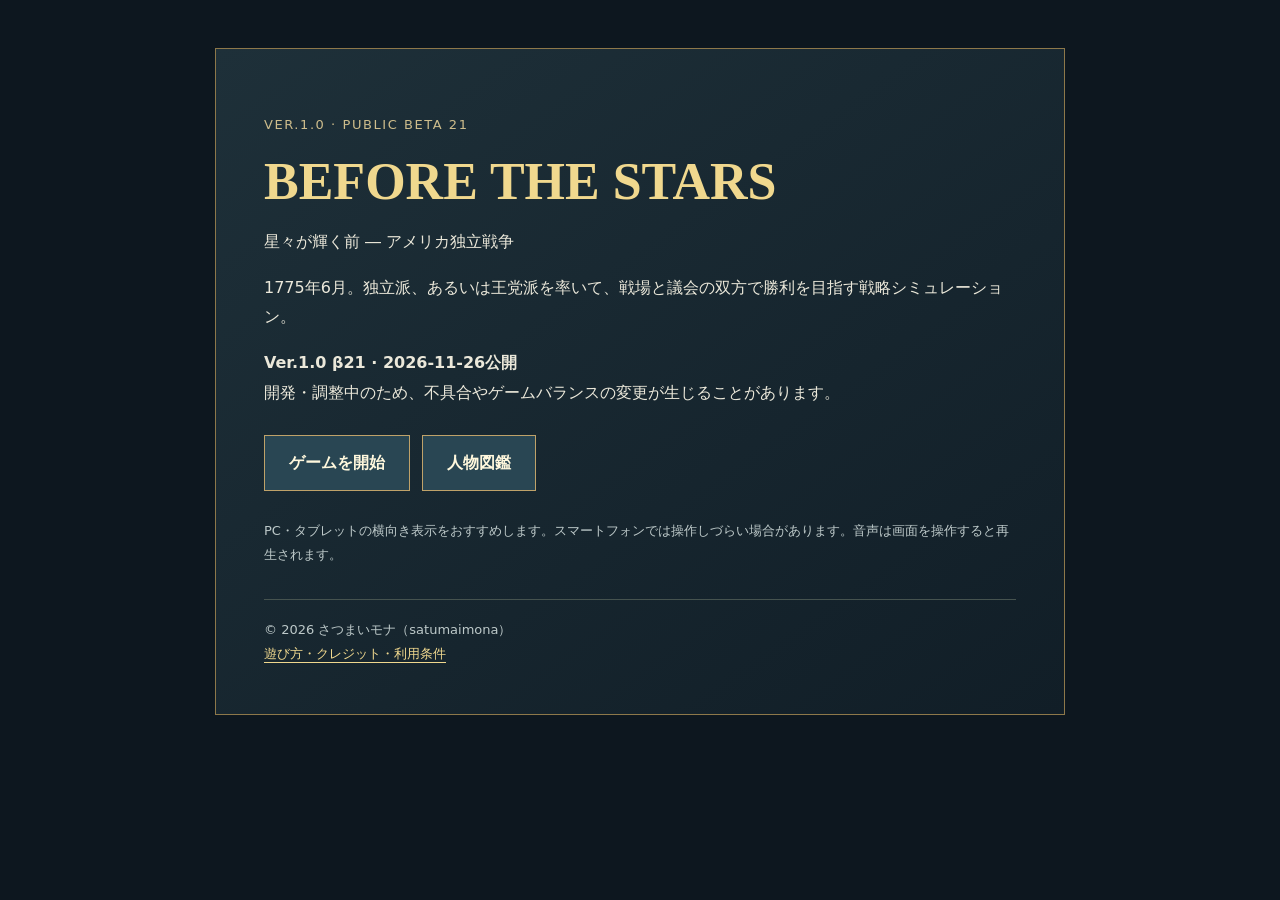
<file: index.html>
<!doctype html>
<html lang="ja"><head><meta charset="utf-8"><meta name="viewport" content="width=device-width,initial-scale=1"><meta name="theme-color" content="#0d171f"><title>BEFORE THE STARS — Ver.1.0 β21</title><style>:root{color-scheme:dark;font-family:"Yu Gothic",Meiryo,system-ui,sans-serif}*{box-sizing:border-box}body{margin:0;background:#0d171f;color:#ebe8da;line-height:1.85}main{width:min(850px,calc(100% - 32px));margin:48px auto;padding:clamp(22px,5vw,48px);border:1px solid #8d784a;background:linear-gradient(145deg,#1e3039,#111e27)}h1{font-family:Georgia,serif;line-height:1.12;font-size:clamp(30px,7vw,52px);color:#f0d88e;margin:0 0 16px}h2{font-size:21px;color:#f0d88e;border-bottom:1px solid #5f654f;padding-bottom:8px;margin-top:32px}.eyebrow{letter-spacing:.12em;font-size:13px;color:#cebd8c}p{margin:16px 0}a{color:#f0d88e;text-underline-offset:4px}a:focus-visible{outline:3px solid #a9d7ef;outline-offset:4px}.actions{display:flex;flex-wrap:wrap;gap:12px;margin:28px 0}.button{display:inline-block;padding:12px 24px;border:1px solid #bfa269;text-decoration:none;background:#294653;color:#fff8dd;font-weight:700}.button:hover{background:#365a68}.muted,footer{color:#bdc9c9;font-size:13px}footer{border-top:1px solid #46534f;padding-top:18px;margin-top:32px}li{margin:8px 0}@media(max-width:600px){main{margin:16px auto}.actions a{width:100%;text-align:center}}</style></head><body><main><p class="eyebrow">VER.1.0 · PUBLIC BETA 21</p><h1>BEFORE THE STARS</h1><p>星々が輝く前 ― アメリカ独立戦争</p><p>1775年6月。独立派、あるいは王党派を率いて、戦場と議会の双方で勝利を目指す戦略シミュレーション。</p><p><strong>Ver.1.0 β21 · 2026-11-26公開</strong><br>開発・調整中のため、不具合やゲームバランスの変更が生じることがあります。</p><nav class="actions" aria-label="ゲームメニュー"><a class="button" href="runtime/game.html">ゲームを開始</a><a class="button" href="runtime/game.html?almanac=1">人物図鑑</a></nav><p class="muted">PC・タブレットの横向き表示をおすすめします。スマートフォンでは操作しづらい場合があります。音声は画面を操作すると再生されます。</p><footer>© 2026 さつまいモナ（satumaimona）<br><a href="about.html">遊び方・クレジット・利用条件</a></footer></main></body></html>
</file>
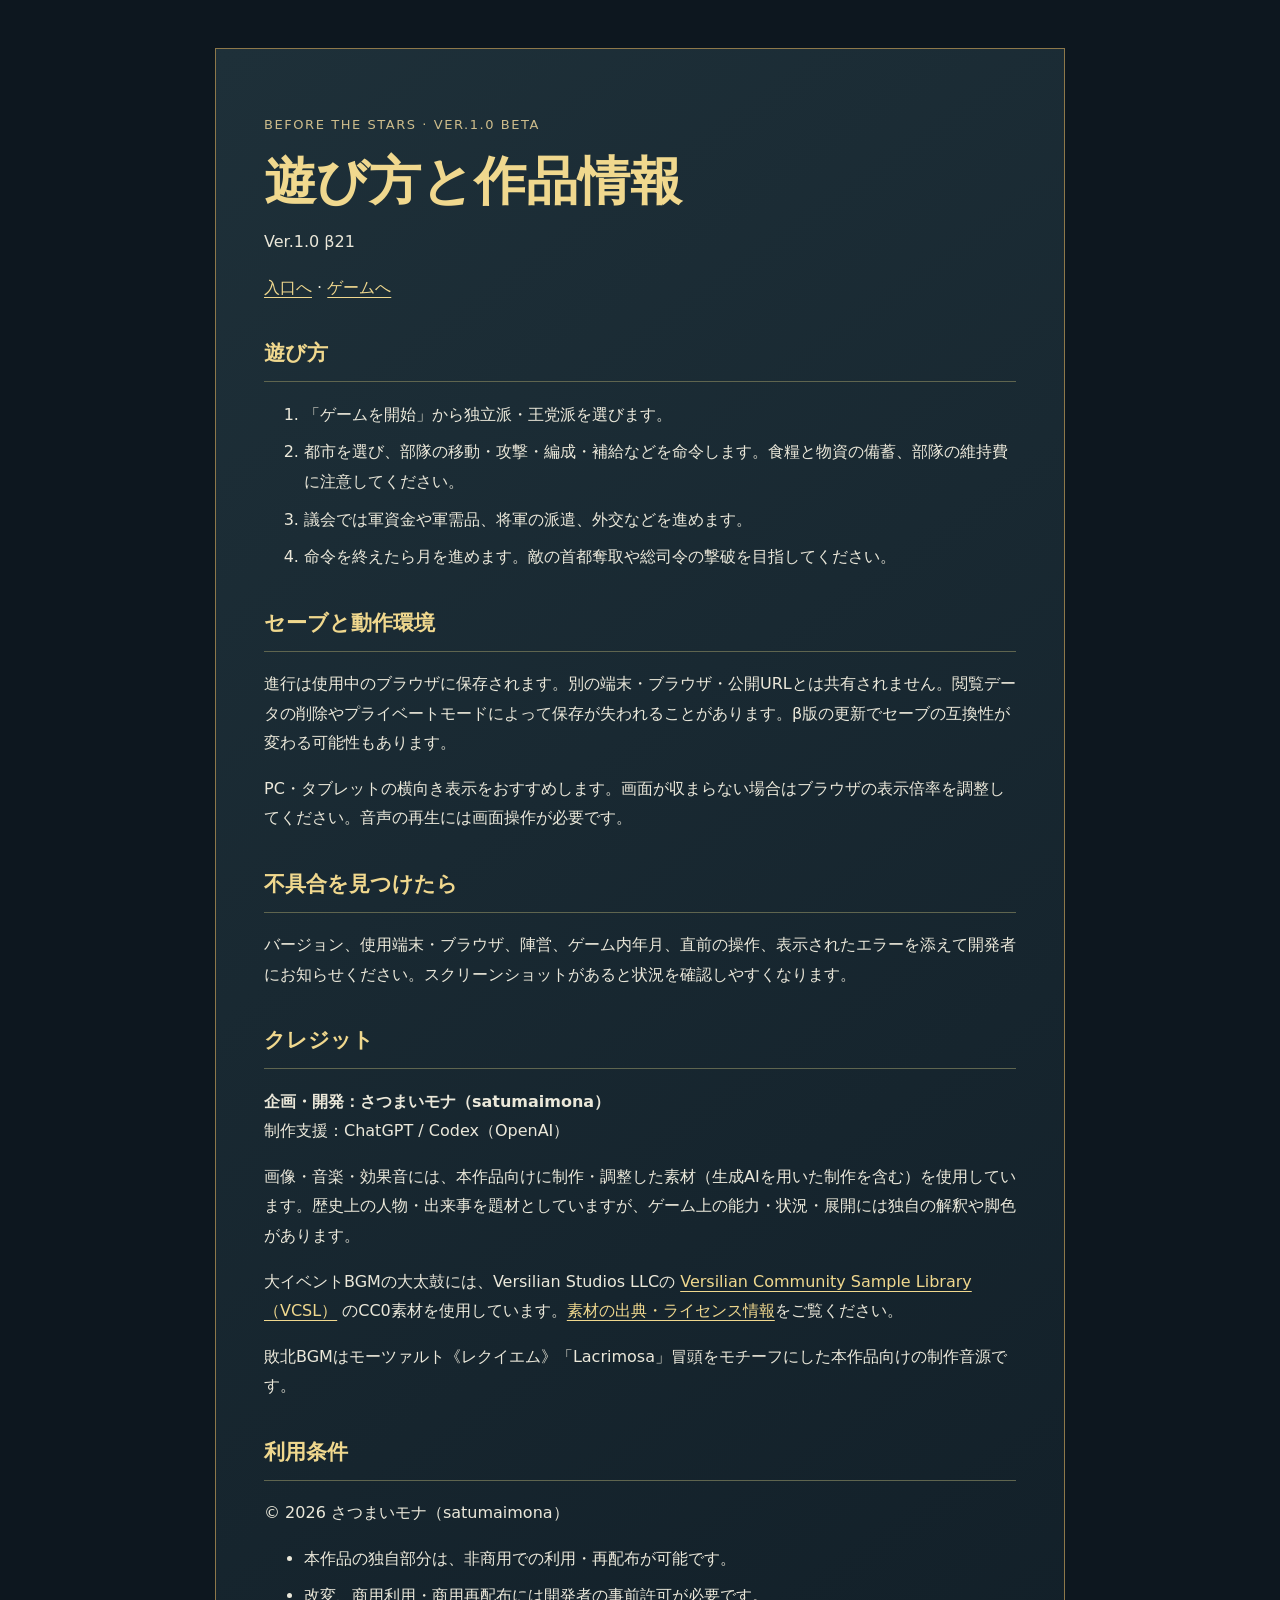
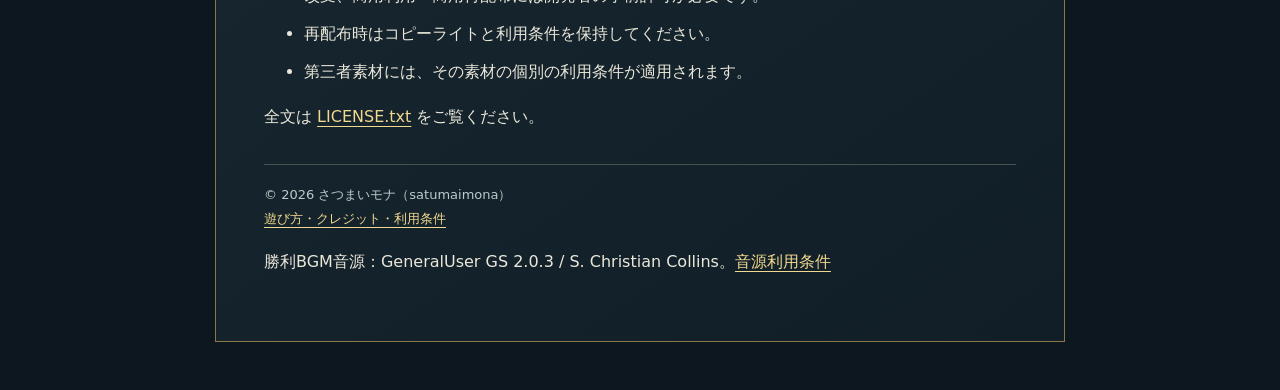
<file: about.html>
<!doctype html>
<html lang="ja"><head><meta charset="utf-8"><meta name="viewport" content="width=device-width,initial-scale=1"><meta name="theme-color" content="#0d171f"><title>遊び方・クレジット・利用条件 — BEFORE THE STARS</title><style>:root{color-scheme:dark;font-family:"Yu Gothic",Meiryo,system-ui,sans-serif}*{box-sizing:border-box}body{margin:0;background:#0d171f;color:#ebe8da;line-height:1.85}main{width:min(850px,calc(100% - 32px));margin:48px auto;padding:clamp(22px,5vw,48px);border:1px solid #8d784a;background:linear-gradient(145deg,#1e3039,#111e27)}h1{font-family:Georgia,serif;line-height:1.12;font-size:clamp(30px,7vw,52px);color:#f0d88e;margin:0 0 16px}h2{font-size:21px;color:#f0d88e;border-bottom:1px solid #5f654f;padding-bottom:8px;margin-top:32px}.eyebrow{letter-spacing:.12em;font-size:13px;color:#cebd8c}p{margin:16px 0}a{color:#f0d88e;text-underline-offset:4px}a:focus-visible{outline:3px solid #a9d7ef;outline-offset:4px}.actions{display:flex;flex-wrap:wrap;gap:12px;margin:28px 0}.button{display:inline-block;padding:12px 24px;border:1px solid #bfa269;text-decoration:none;background:#294653;color:#fff8dd;font-weight:700}.button:hover{background:#365a68}.muted,footer{color:#bdc9c9;font-size:13px}footer{border-top:1px solid #46534f;padding-top:18px;margin-top:32px}li{margin:8px 0}@media(max-width:600px){main{margin:16px auto}.actions a{width:100%;text-align:center}}</style></head><body><main><p class="eyebrow">BEFORE THE STARS · VER.1.0 BETA</p><h1>遊び方と作品情報</h1><p>Ver.1.0 β21</p><p><a href="index.html">入口へ</a> · <a href="runtime/game.html">ゲームへ</a></p>
<h2>遊び方</h2><ol><li>「ゲームを開始」から独立派・王党派を選びます。</li><li>都市を選び、部隊の移動・攻撃・編成・補給などを命令します。食糧と物資の備蓄、部隊の維持費に注意してください。</li><li>議会では軍資金や軍需品、将軍の派遣、外交などを進めます。</li><li>命令を終えたら月を進めます。敵の首都奪取や総司令の撃破を目指してください。</li></ol>
<h2>セーブと動作環境</h2><p>進行は使用中のブラウザに保存されます。別の端末・ブラウザ・公開URLとは共有されません。閲覧データの削除やプライベートモードによって保存が失われることがあります。β版の更新でセーブの互換性が変わる可能性もあります。</p><p>PC・タブレットの横向き表示をおすすめします。画面が収まらない場合はブラウザの表示倍率を調整してください。音声の再生には画面操作が必要です。</p>
<h2>不具合を見つけたら</h2><p>バージョン、使用端末・ブラウザ、陣営、ゲーム内年月、直前の操作、表示されたエラーを添えて開発者にお知らせください。スクリーンショットがあると状況を確認しやすくなります。</p>
<h2>クレジット</h2><p><strong>企画・開発：さつまいモナ（satumaimona）</strong><br>制作支援：ChatGPT / Codex（OpenAI）</p><p>画像・音楽・効果音には、本作品向けに制作・調整した素材（生成AIを用いた制作を含む）を使用しています。歴史上の人物・出来事を題材としていますが、ゲーム上の能力・状況・展開には独自の解釈や脚色があります。</p><p>大イベントBGMの大太鼓には、Versilian Studios LLCの <a href="https://versilian-studios.com/vcsl/" rel="noopener" target="_blank">Versilian Community Sample Library（VCSL）</a> のCC0素材を使用しています。<a href="licenses/VCSL_CC0.txt">素材の出典・ライセンス情報</a>をご覧ください。</p><p>敗北BGMはモーツァルト《レクイエム》「Lacrimosa」冒頭をモチーフにした本作品向けの制作音源です。</p>
<h2>利用条件</h2><p>© 2026 さつまいモナ（satumaimona）</p><ul><li>本作品の独自部分は、非商用での利用・再配布が可能です。</li><li>改変、商用利用・商用再配布には開発者の事前許可が必要です。</li><li>再配布時はコピーライトと利用条件を保持してください。</li><li>第三者素材には、その素材の個別の利用条件が適用されます。</li></ul><p>全文は <a href="LICENSE.txt">LICENSE.txt</a> をご覧ください。</p><footer>© 2026 さつまいモナ（satumaimona）<br><a href="about.html">遊び方・クレジット・利用条件</a></footer><p>勝利BGM音源：GeneralUser GS 2.0.3 / S. Christian Collins。<a href="licenses/GeneralUser_GS.txt">音源利用条件</a></p></main></body></html>
</file>
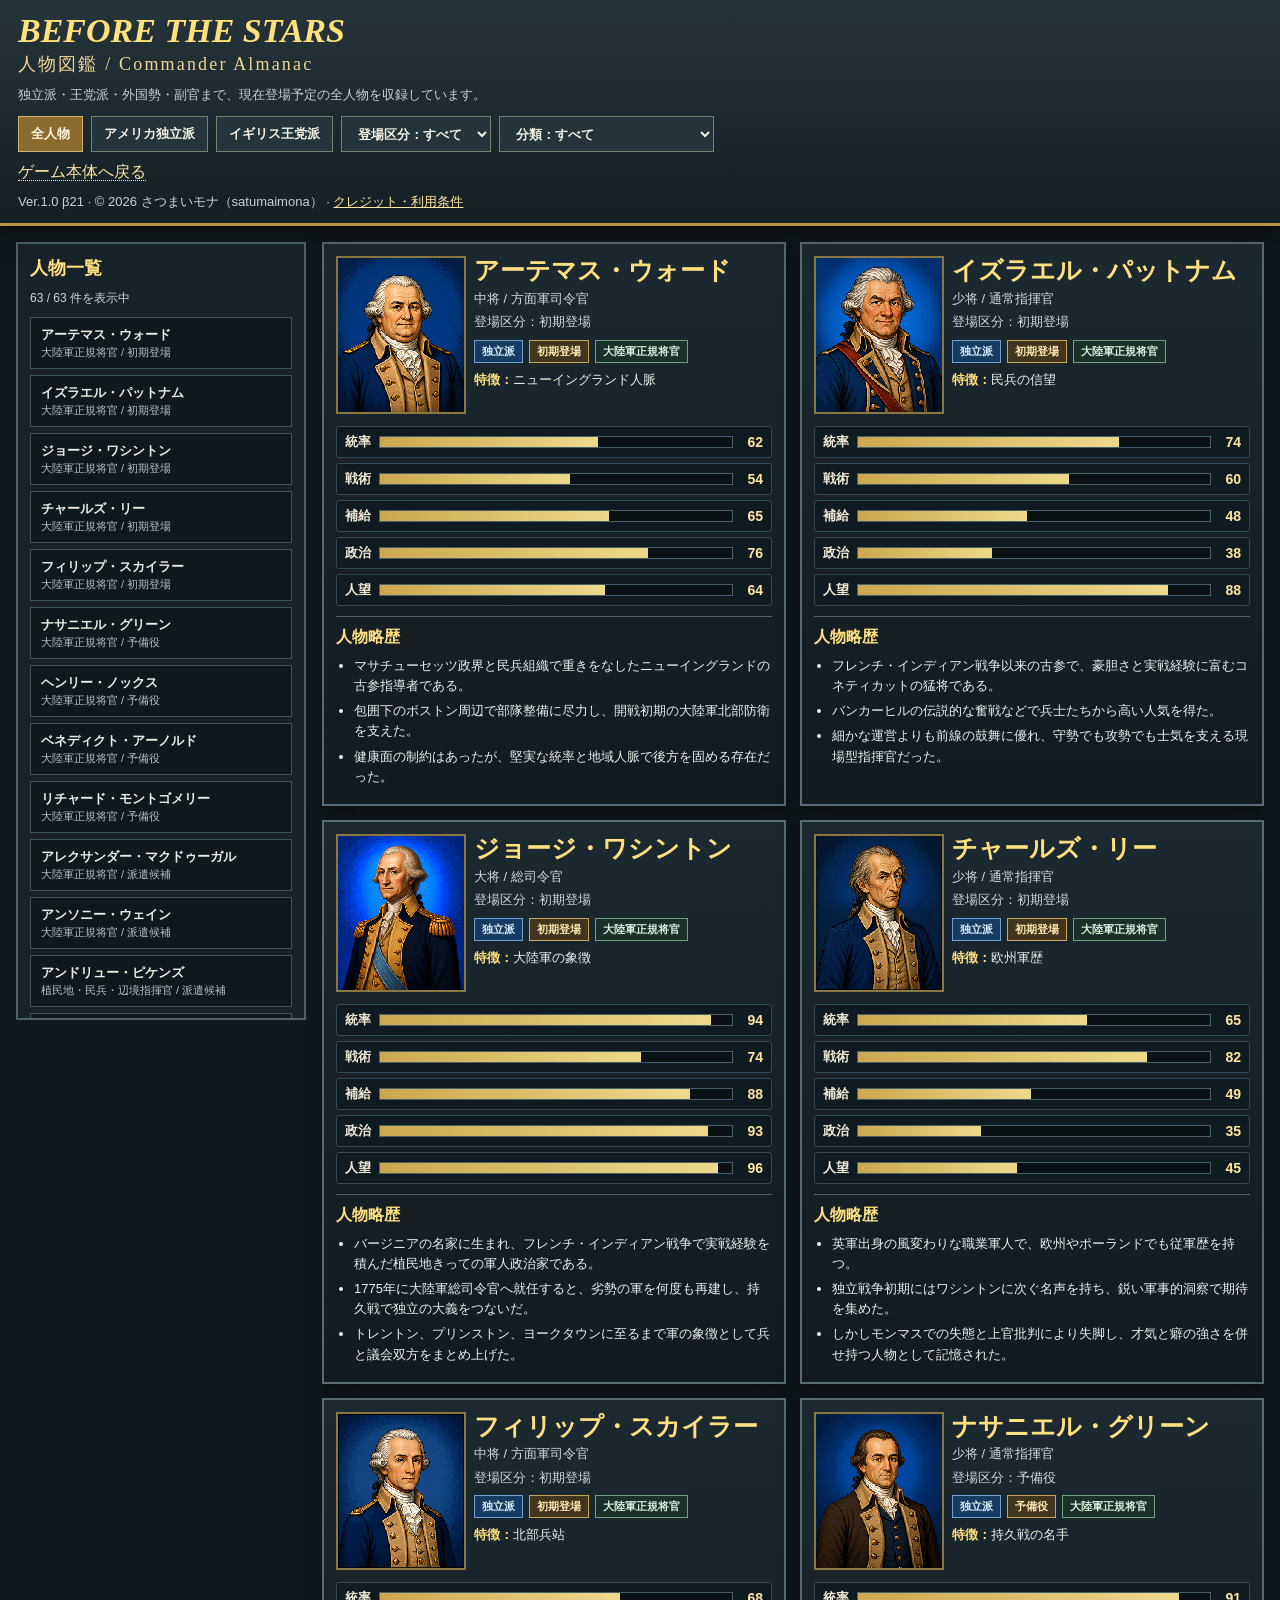
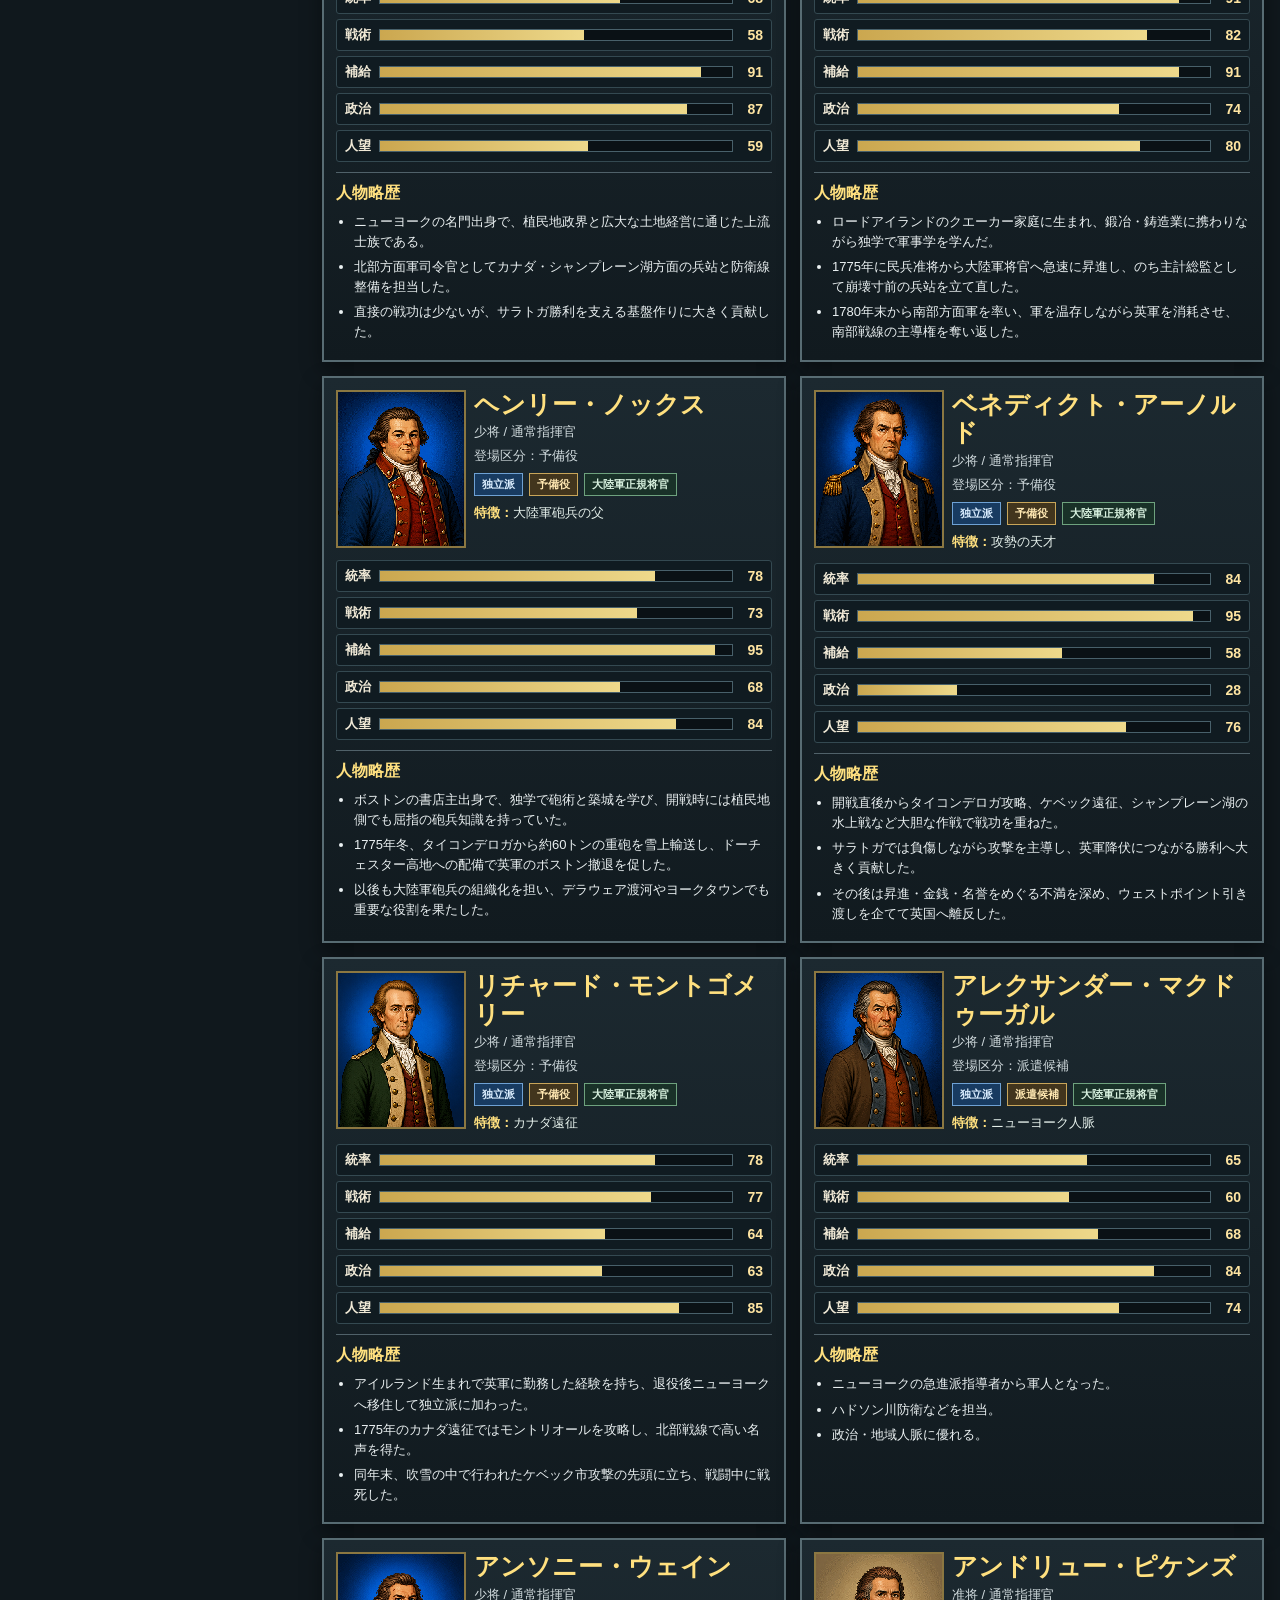
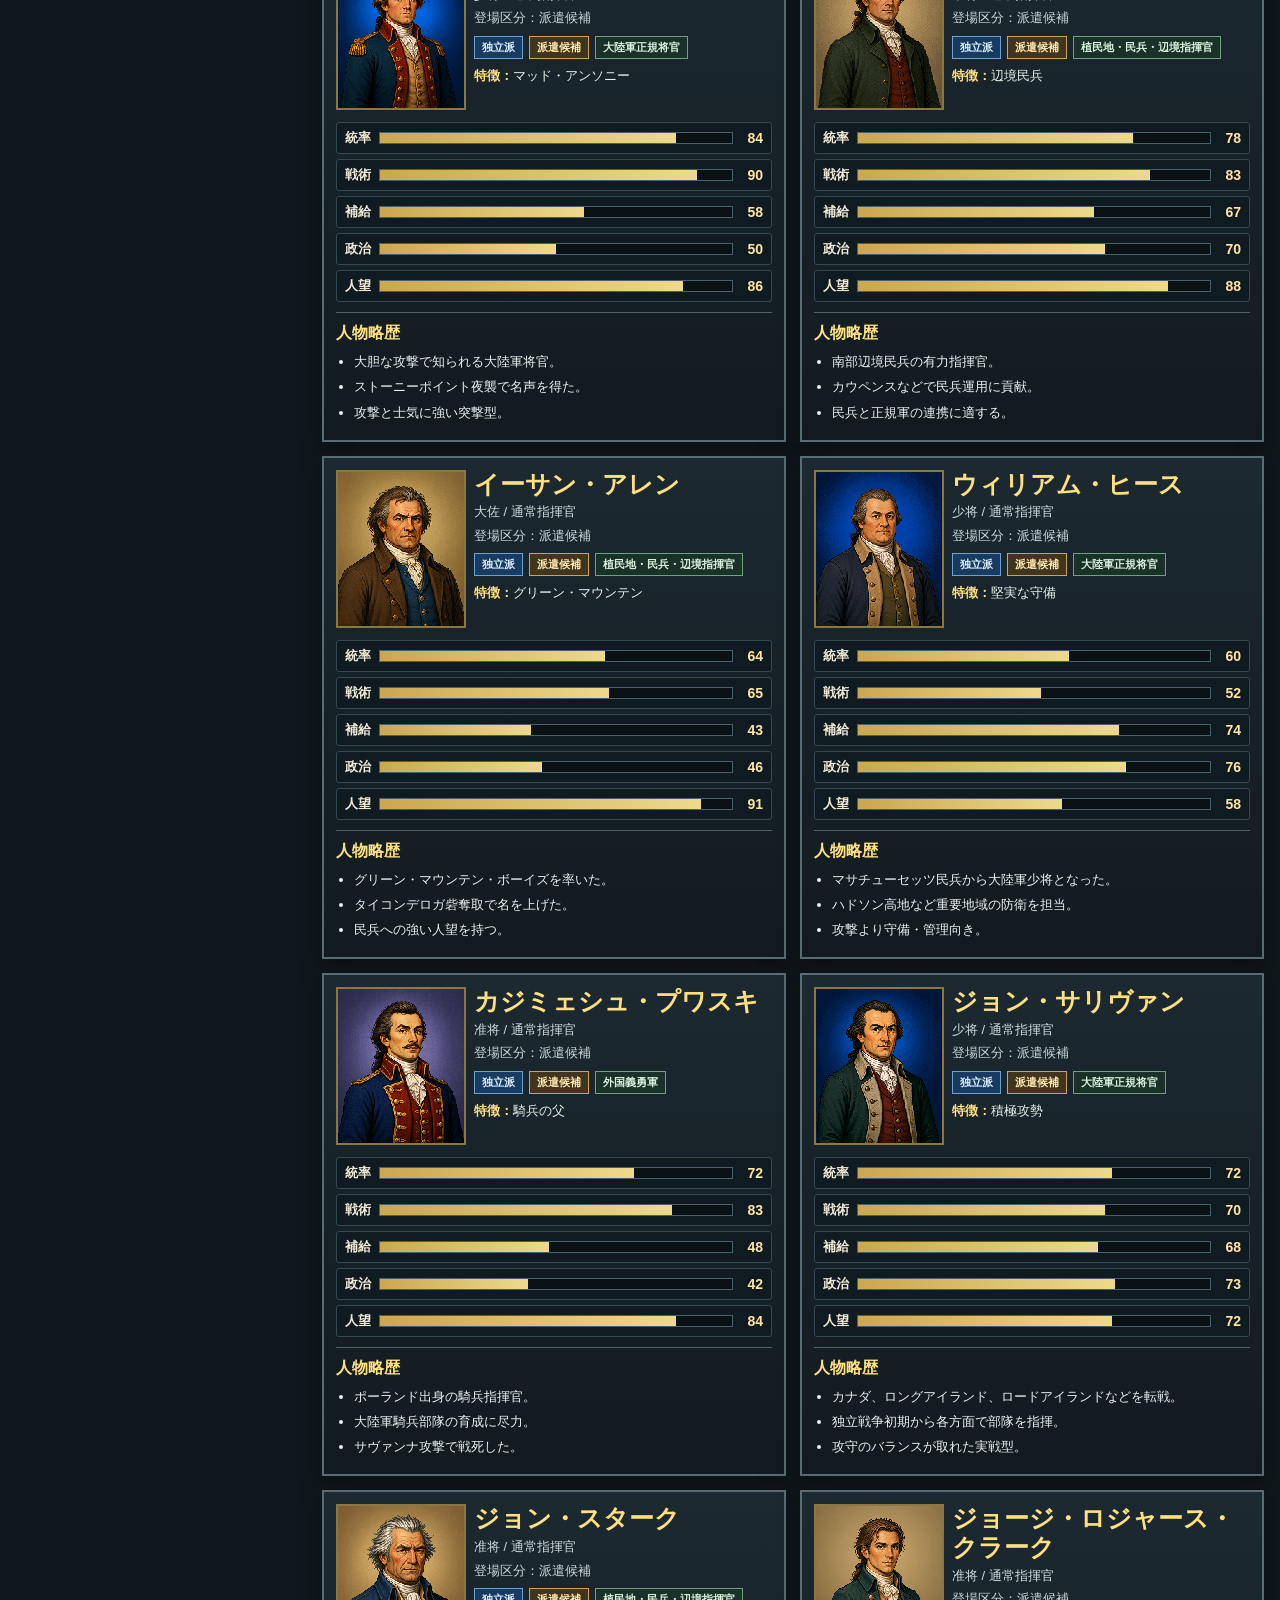
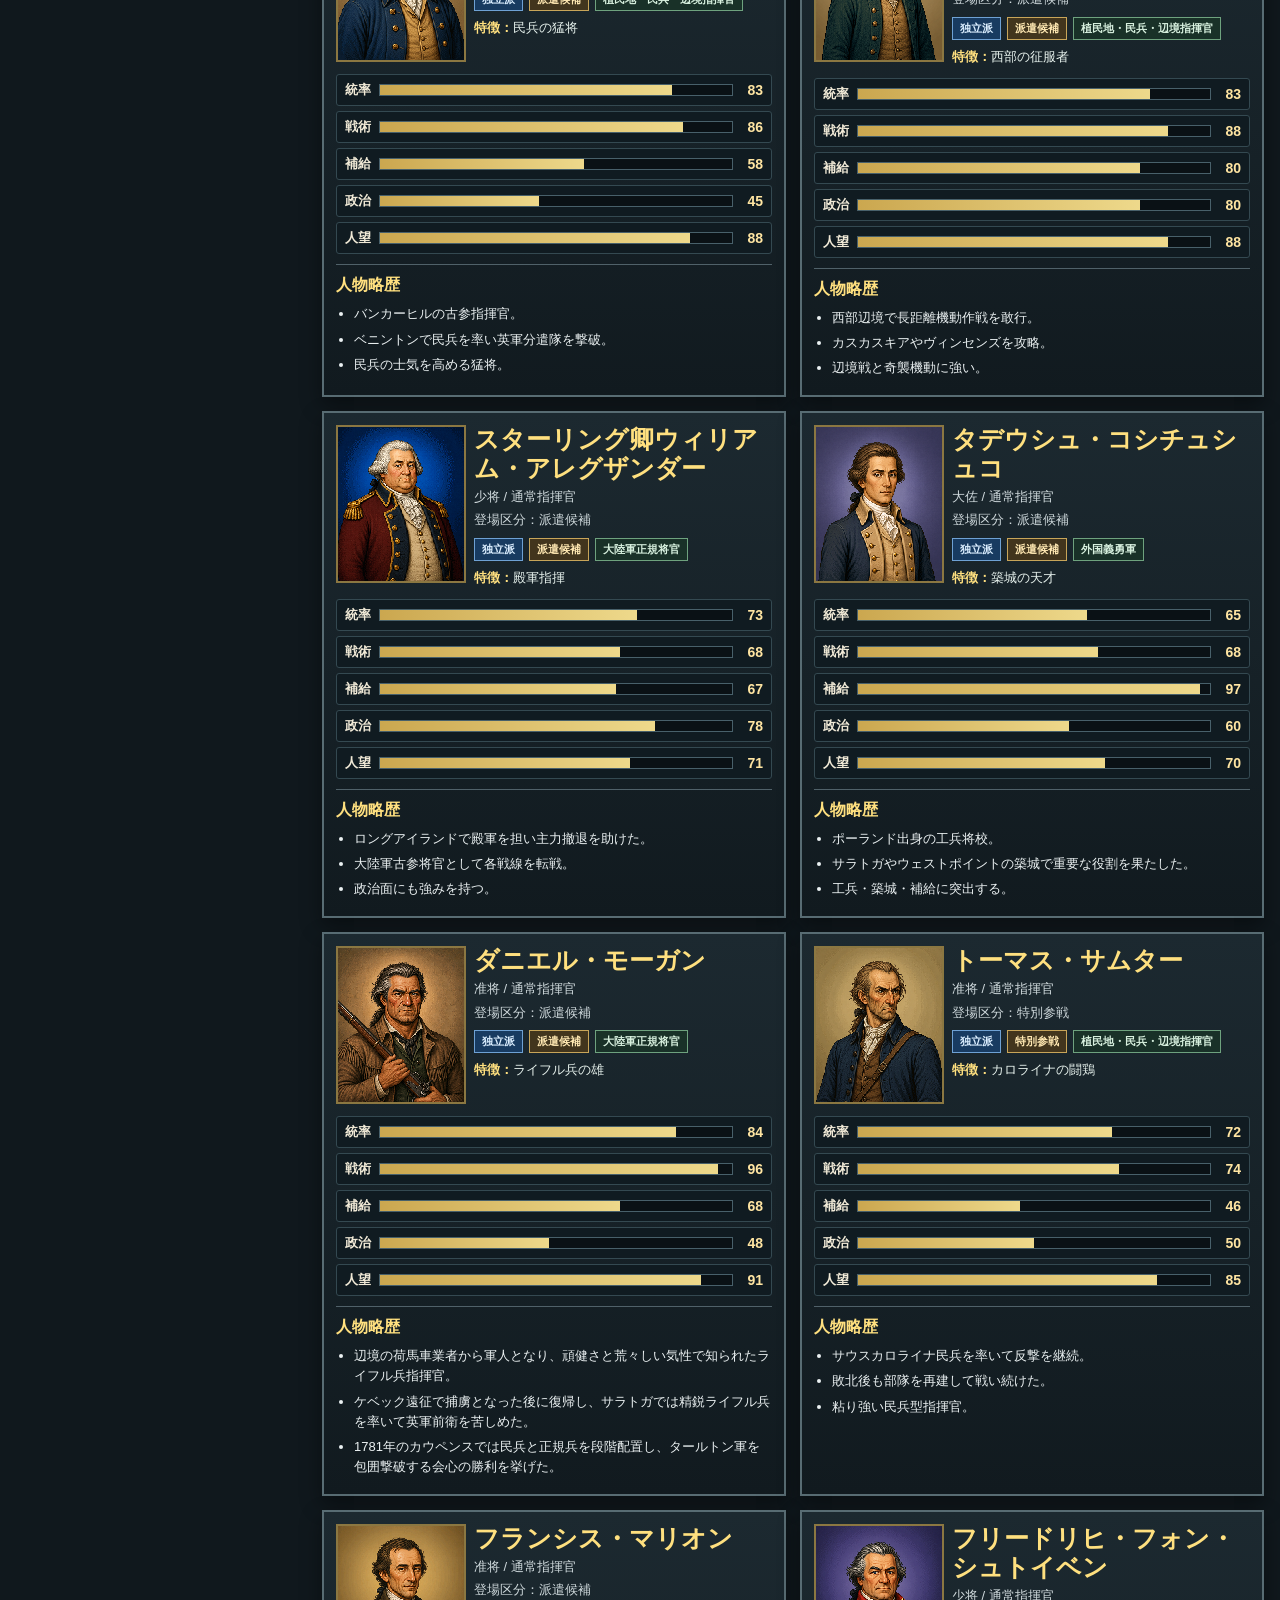
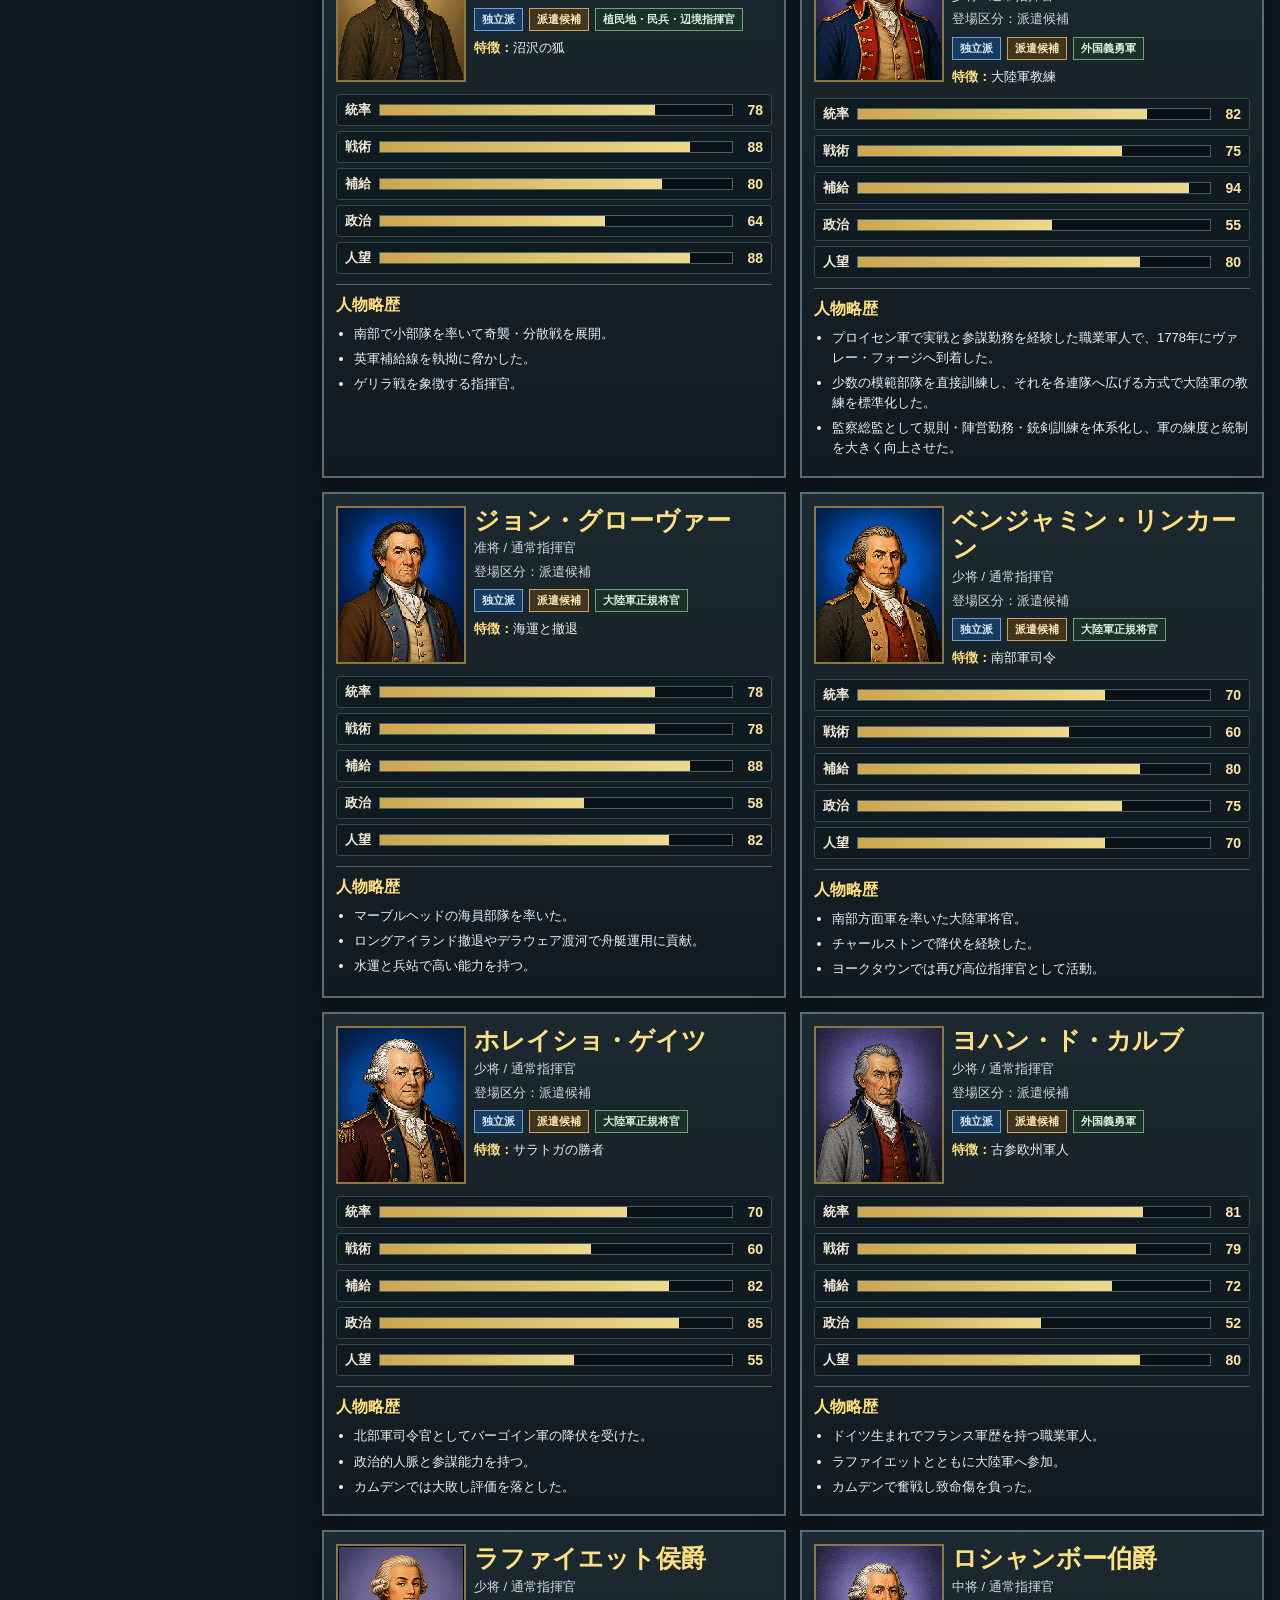
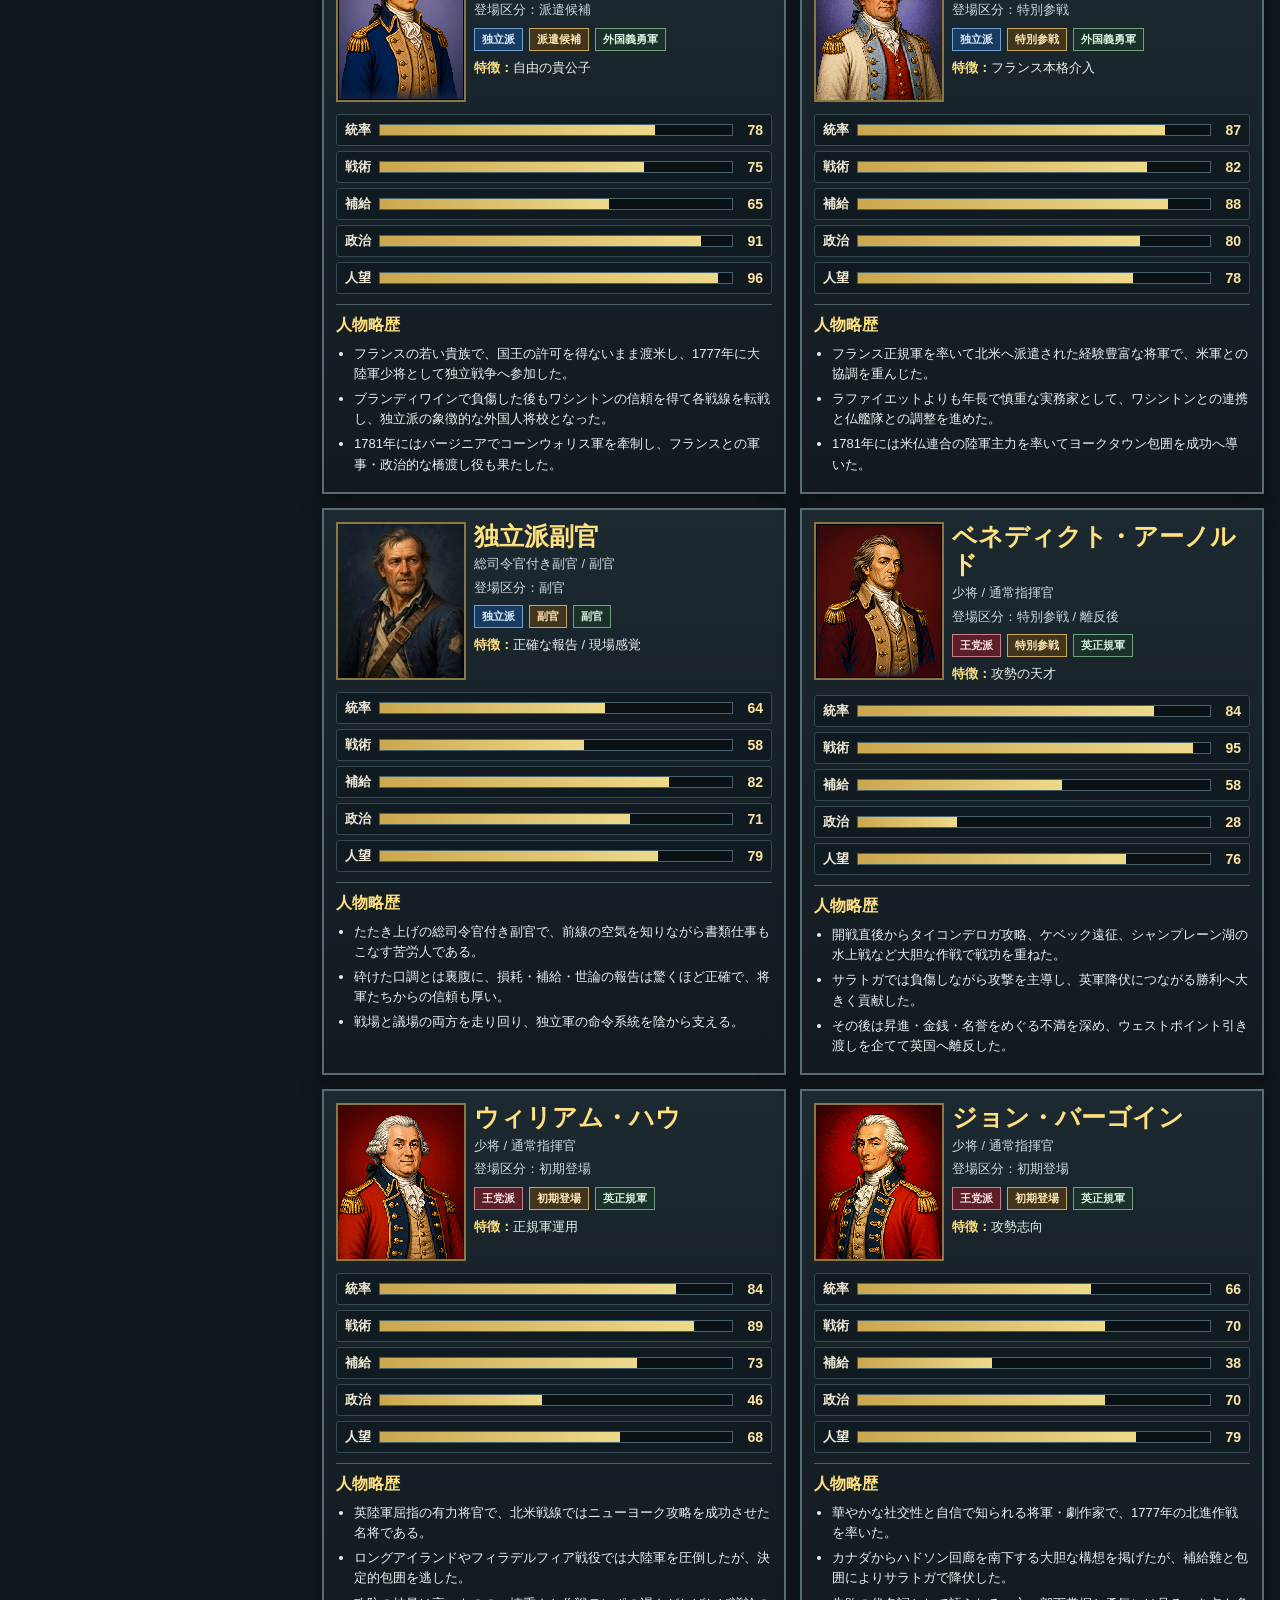
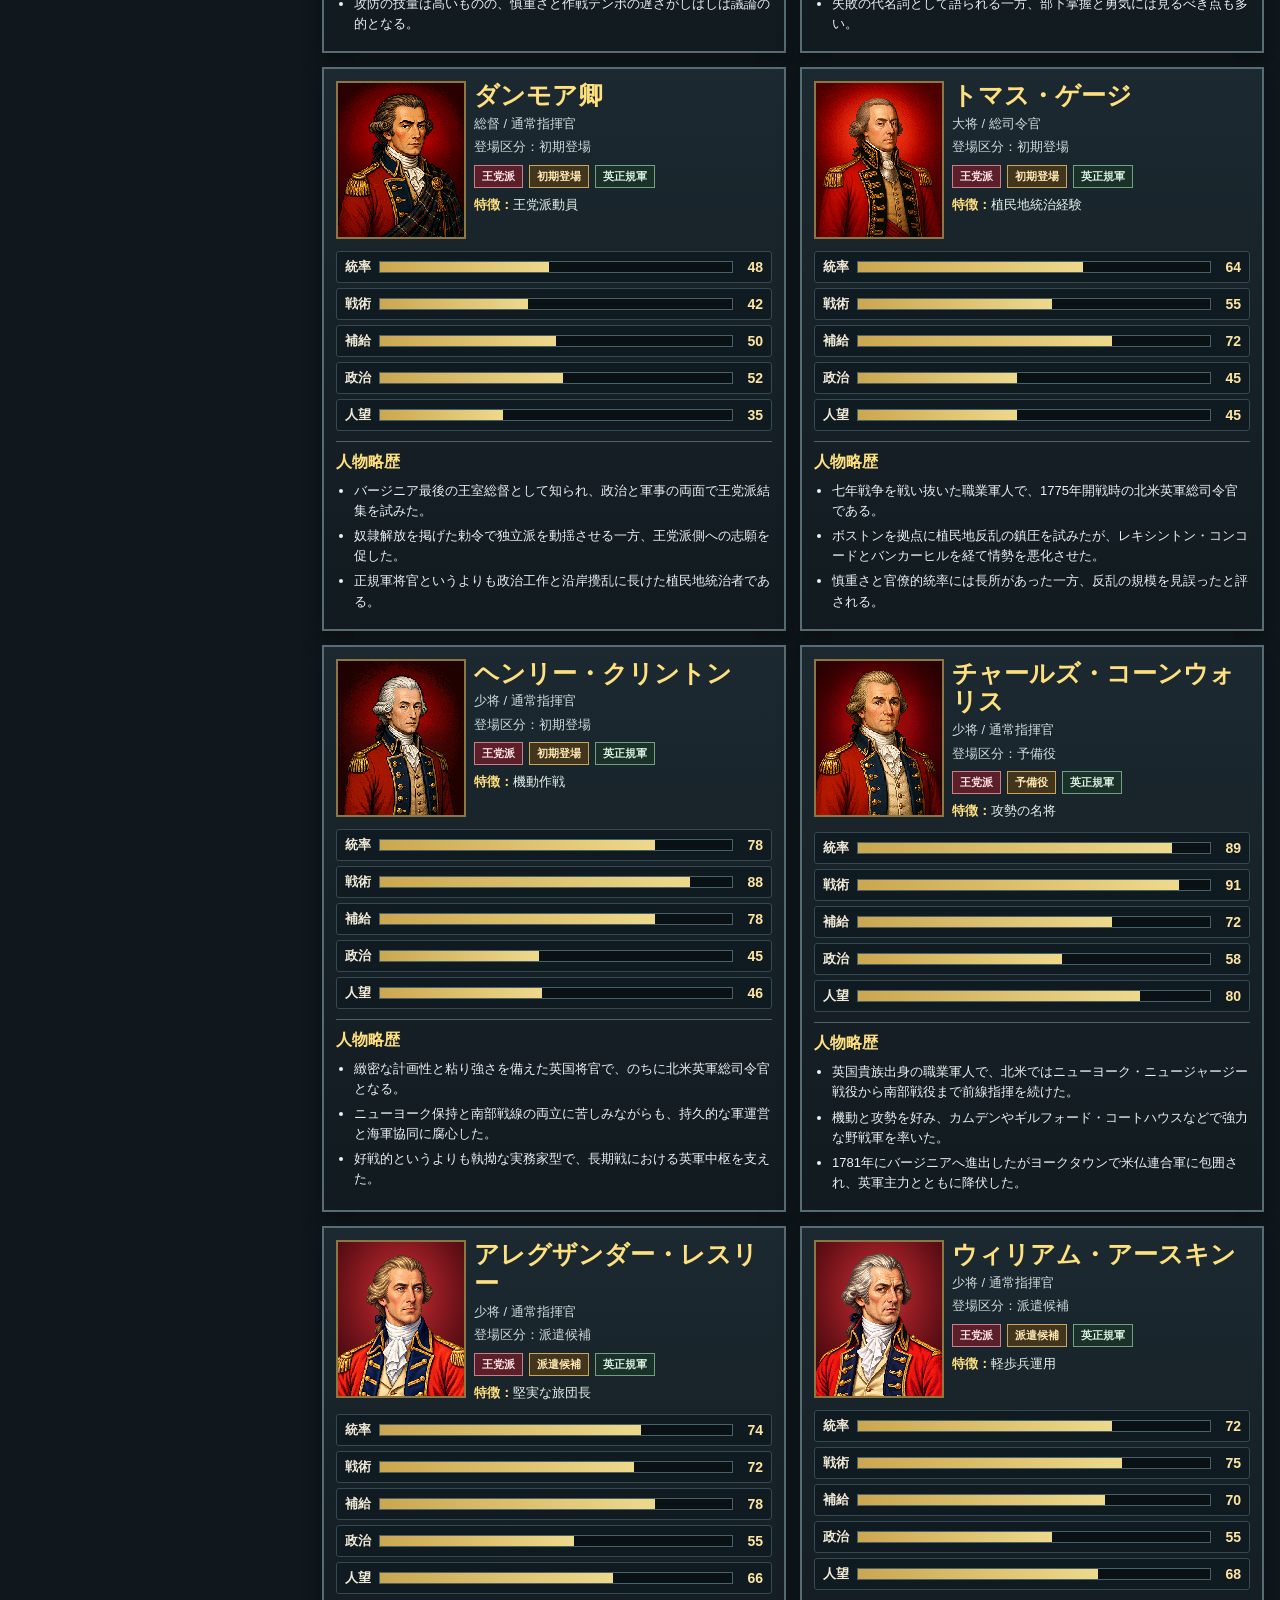
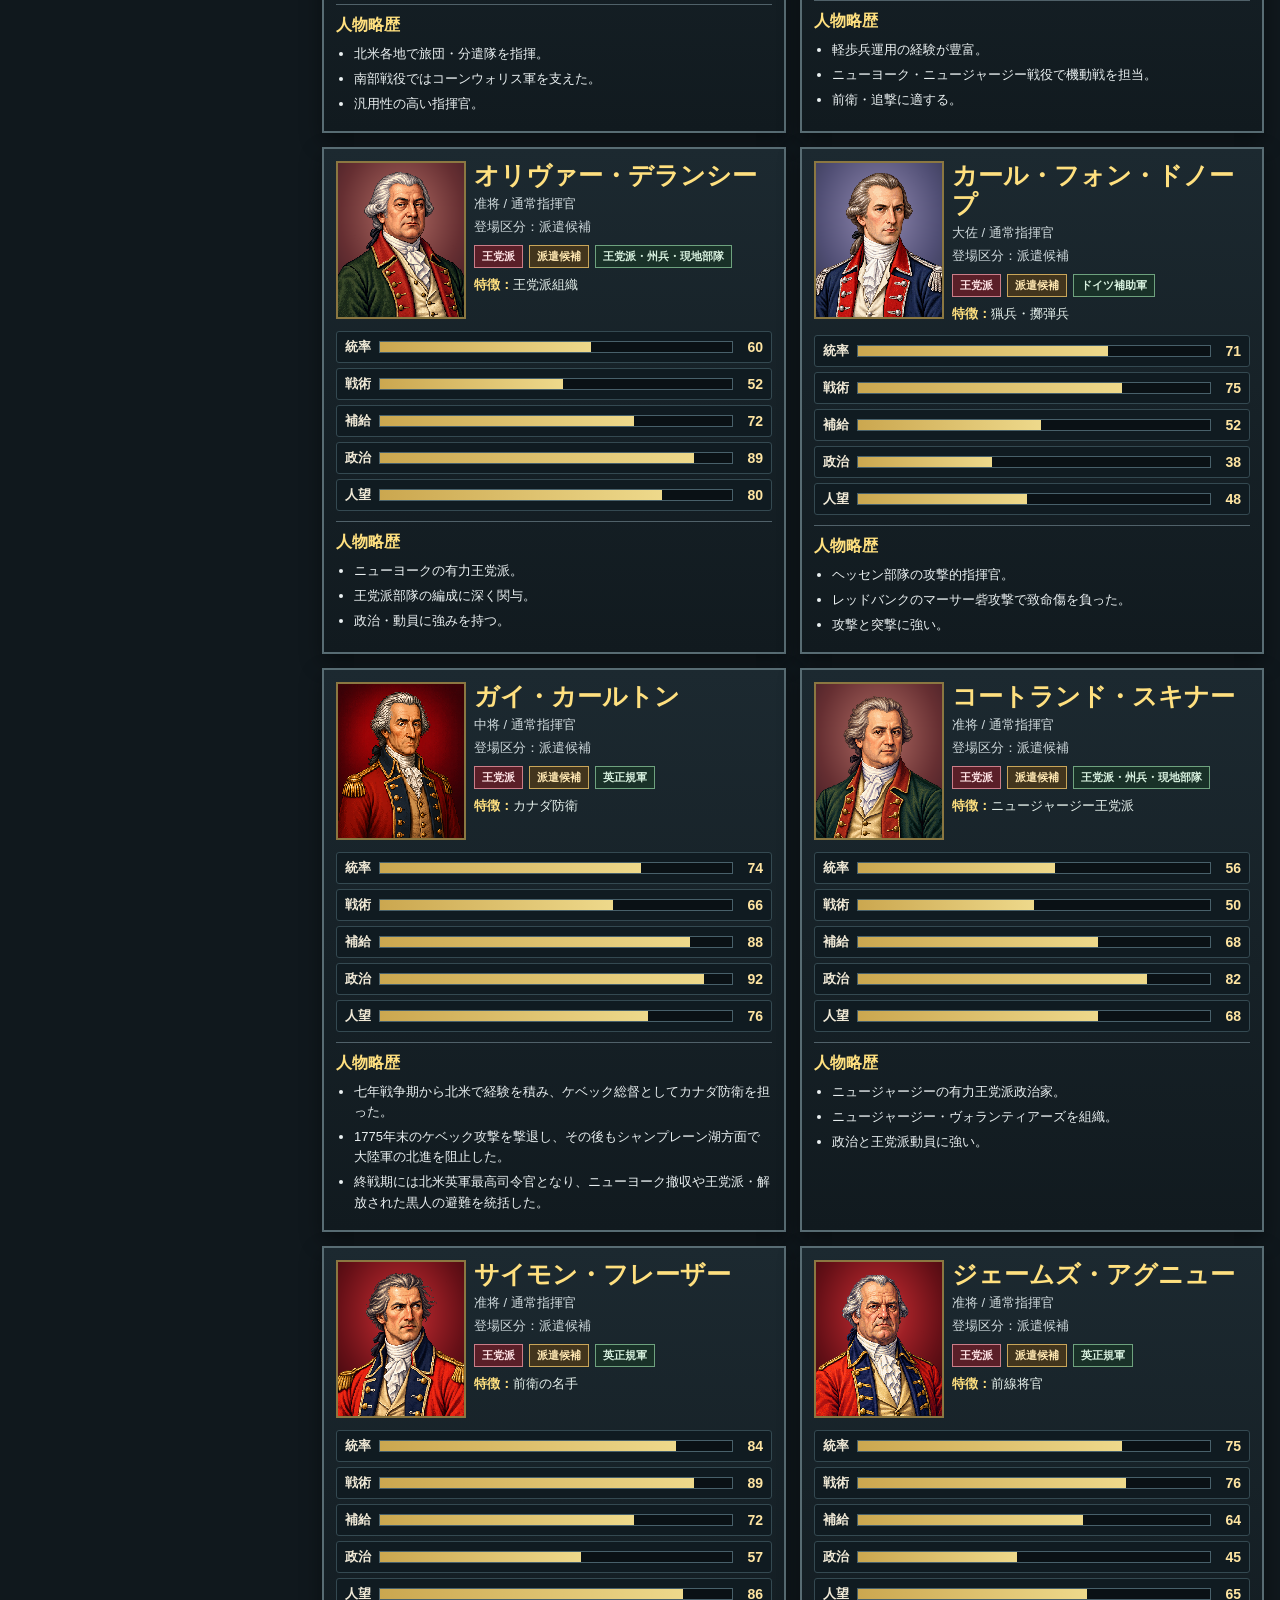
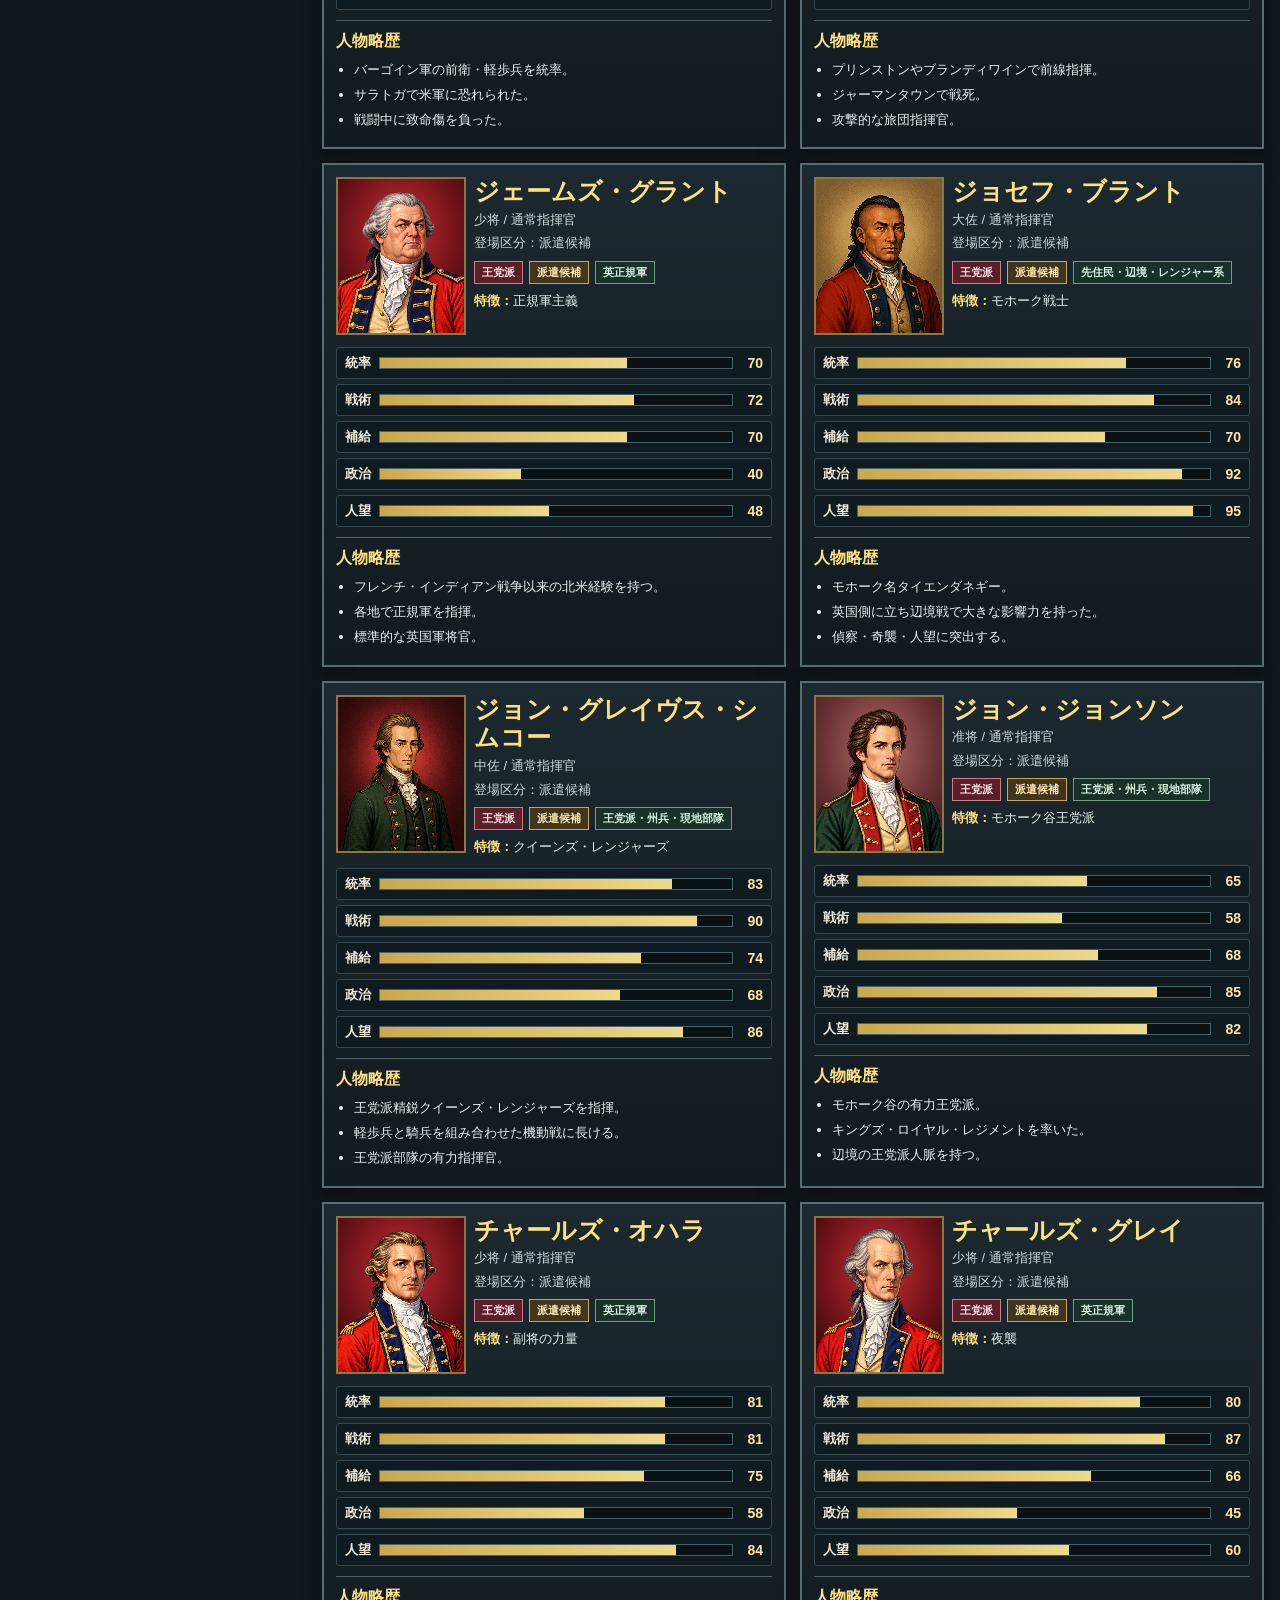
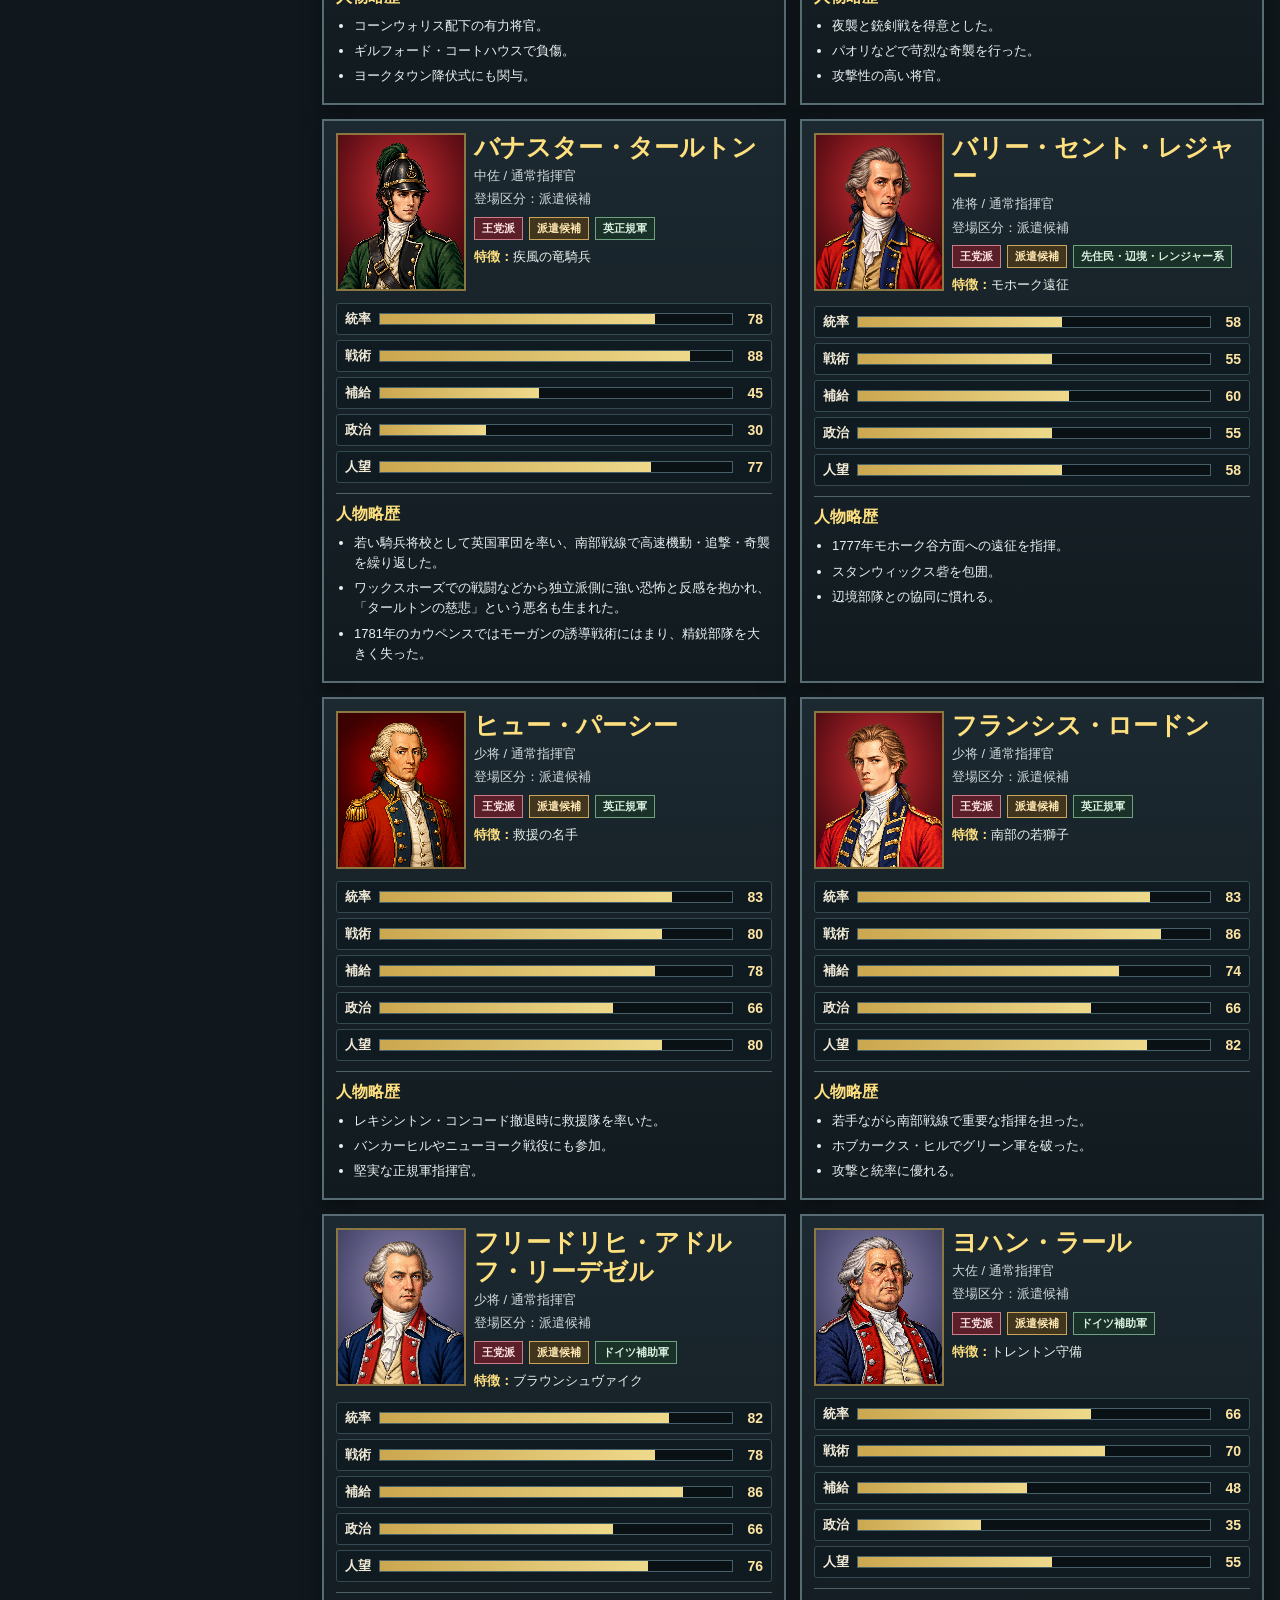
<file: runtime/almanac.html>
<!doctype html>
<html lang="ja"><head><meta charset="utf-8"><meta name="viewport" content="width=device-width,initial-scale=1"><title>BEFORE THE STARS 人物図鑑 — Ver.1.0 β21</title>
<style>
body{margin:0;background:#10181d;color:#f1ead7;font-family:"Yu Gothic UI","Yu Gothic",Meiryo,sans-serif}
header{position:sticky;top:0;z-index:5;background:linear-gradient(180deg,#26353b,#141f24);border-bottom:3px solid #b89442;padding:14px 18px 12px;box-shadow:0 6px 20px #0008}
.title-en{font-family:Palatino,Georgia,serif;font-size:34px;font-style:italic;font-weight:700;color:#ffe27c;line-height:1}.title-ja{font-family:"Yu Mincho","Hiragino Mincho ProN",serif;font-size:18px;color:#efd696;letter-spacing:.12em;margin-top:4px}.subtitle{margin-top:10px;color:#c6d2d5;font-size:13px}
.controls{display:flex;flex-wrap:wrap;gap:8px;margin-top:12px}.controls button,.controls select{background:#23343a;color:#f5f1e4;border:1px solid #6f876f;padding:8px 12px;font-weight:700}.controls button.active{background:#8c6c2e;border-color:#d6b16a;color:#fff6df}.layout{display:grid;grid-template-columns:290px minmax(0,1fr);gap:16px;padding:16px}.sidebar{background:#172329;border:2px solid #4f6268;padding:12px;align-self:start;position:sticky;top:132px;max-height:calc(100vh - 150px);overflow:auto}.sidebar h2{margin:0 0 10px;font-size:18px;color:#ffe07f}.sidebar .count{font-size:12px;color:#cbd8db;margin-bottom:10px}.list-item{display:block;width:100%;text-align:left;background:#0f181c;color:#e9efe8;border:1px solid #40545b;padding:8px 10px;margin:6px 0;font-size:13px;font-weight:700}.list-item small{display:block;color:#b8c2c5;font-weight:400;margin-top:2px}.list-item:hover{background:#23343a}.content{display:grid;grid-template-columns:repeat(auto-fit,minmax(min(340px,100%),1fr));gap:14px}.card{background:linear-gradient(180deg,#1c2930,#111a1f);border:2px solid #586c73;box-shadow:0 8px 20px #0006;padding:12px;min-width:0;scroll-margin-top:190px}.head{display:grid;grid-template-columns:126px minmax(0,1fr);gap:12px}.portrait{width:126px;height:154px;border:2px solid #8b7741;background:#0d1418;object-fit:cover}.name{font-size:25px;font-weight:900;color:#ffe07f;line-height:1.15}.meta{color:#d0dadd;font-size:13px;line-height:1.5;margin-top:4px}.badges{display:flex;flex-wrap:wrap;gap:6px;margin-top:8px}.badge{padding:3px 7px;border:1px solid #617078;font-size:11px;font-weight:700}.badge.patriot{background:#183b61;color:#dbeeff;border-color:#6ea1d4}.badge.british{background:#5a1f28;color:#ffe3e5;border-color:#cb7d88}.badge.availability{background:#42351d;color:#ffe8b2;border-color:#c8a559}.badge.group{background:#193128;color:#d8f1df;border-color:#6ea27e}.stats{margin-top:12px;display:grid;grid-template-columns:minmax(0,1fr);gap:5px}.stat{display:grid;grid-template-columns:2em minmax(0,1fr) 3ch;gap:8px;align-items:center;padding:6px 8px;background:#101b21;border:1px solid #344951;border-radius:3px;font-size:13px}.stat-label{font-weight:700;white-space:nowrap}.stat-value{font-size:14px;text-align:right;font-variant-numeric:tabular-nums;color:#ffe5a2}.meter{height:10px;background:#0a1115;border:1px solid #48606a;position:relative}.meter i{display:block;height:100%;background:linear-gradient(90deg,#cba74f,#eed98b)}.traits{margin-top:8px;color:#e7f2ed;font-size:13px}.traits strong{color:#ffe07f}.bio{margin-top:10px;border-top:1px solid #506169;padding-top:10px}.bio h3{margin:0 0 8px;color:#ffe07f;font-size:16px}.bio ul{margin:0;padding-left:18px}.bio li{margin:5px 0;font-size:13px;line-height:1.55;color:#ebf1f2}.top-actions{margin-top:10px}.top-actions a{color:#ffe5a2;text-decoration:none;border-bottom:1px dotted #ffe5a2}
@media (max-width:480px){.layout{padding:10px}.head{grid-template-columns:100px minmax(0,1fr);gap:10px}.portrait{width:100px;height:124px}.name{font-size:21px}}
@media (max-width:900px){.layout{grid-template-columns:1fr}.sidebar{position:static;max-height:none}.content{grid-template-columns:1fr}}
</style></head><body>
<header><div class="title-en">BEFORE THE STARS</div><div class="title-ja">人物図鑑 / Commander Almanac</div><div class="subtitle">独立派・王党派・外国勢・副官まで、現在登場予定の全人物を収録しています。</div><div class="controls"><button data-faction="ALL" class="active">全人物</button><button data-faction="PATRIOT">アメリカ独立派</button><button data-faction="BRITISH">イギリス王党派</button><select id="availability-filter"><option value="ALL">登場区分：すべて</option><option>初期登場</option><option>予備役</option><option>派遣候補</option><option>特別参戦</option><option>副官</option></select><select id="group-filter"><option value="ALL">分類：すべて</option></select></div><div class="top-actions"><a href="game.html">ゲーム本体へ戻る</a></div><div class="subtitle">Ver.1.0 β21 · © 2026 さつまいモナ（satumaimona） · <a style="color:#ffe5a2" href="../about.html" target="_blank" rel="noopener">クレジット・利用条件</a></div></header>
<div class="layout"><aside class="sidebar"><h2>人物一覧</h2><div class="count" id="entry-count"></div><div id="name-list"></div></aside><main id="card-list" class="content"></main></div>
<script src="commander_encyclopedia_data_v0_82.js"></script>
<script>
(()=>{
 const returnLink=document.querySelector('.top-actions a');
 const embedded=new URLSearchParams(location.search).get('embedded')==='1'&&window.parent!==window;
 if(embedded){
   returnLink.addEventListener('click',event=>{event.preventDefault();window.parent.postMessage({type:'BTS_ALMANAC_CLOSE'},'*');});
   document.addEventListener('keydown',event=>{if(event.key==='Escape'){event.preventDefault();window.parent.postMessage({type:'BTS_ALMANAC_CLOSE'},'*');}});
 }
 const data=window.COMMANDER_ENCYCLOPEDIA_V0_82; const cards=document.getElementById('card-list'); const list=document.getElementById('name-list'); const count=document.getElementById('entry-count');
 let faction='ALL'; let availability='ALL'; let group='ALL';
 const groupFilter=document.getElementById('group-filter');
 const uniqueGroups=[...new Set(data.entries.map(e=>e.subgroup))]; uniqueGroups.forEach(g=>{const o=document.createElement('option');o.value=g;o.textContent=g;groupFilter.appendChild(o);});
 function filtered(){ return data.entries.filter(e=>(faction==='ALL'||e.faction===faction)&&(availability==='ALL'||e.availability===availability)&&(group==='ALL'||e.subgroup===group)); }
 function statRow(label,val){ return `<div class="stat"><span class="stat-label">${label}</span><div class="meter"><i style="width:${Math.max(0,Math.min(100,Number(val)||0))}%"></i></div><strong class="stat-value">${val}</strong></div>`; }
 function badges(e){ return `<span class="badge ${e.faction==='PATRIOT'?'patriot':'british'}">${e.faction==='PATRIOT'?'独立派':'王党派'}</span><span class="badge availability">${e.availability}</span><span class="badge group">${e.subgroup}</span>`; }
 function render(){ const items=filtered(); count.textContent=`${items.length} / ${data.entry_count} 件を表示中`; cards.innerHTML=items.map(e=>`<article class="card" id="${e.id}"><div class="head"><img class="portrait" src="${e.portrait}" alt="${e.name}の肖像"><div><div class="name">${e.name}</div><div class="meta">${e.historical_rank} / ${e.role}</div><div class="meta">登場区分：${e.availability}${e.variant_label?' / '+e.variant_label:''}</div><div class="badges">${badges(e)}</div><div class="traits"><strong>特徴：</strong>${(e.traits||[]).join(' / ')||'—'}</div></div></div><div class="stats">${statRow('統率',e.stats?.leadership)}${statRow('戦術',e.stats?.tactics)}${statRow('補給',e.stats?.logistics)}${statRow('政治',e.stats?.politics)}${statRow('人望',e.stats?.charisma)}</div><div class="bio"><h3>人物略歴</h3><ul>${(e.biography||[]).map(t=>`<li>${t}</li>`).join('')}</ul></div></article>`).join(''); list.innerHTML=items.map(e=>`<button class="list-item" data-jump="${e.id}">${e.name}<small>${e.subgroup} / ${e.availability}</small></button>`).join(''); list.querySelectorAll('[data-jump]').forEach(btn=>btn.addEventListener('click',()=>document.getElementById(btn.dataset.jump)?.scrollIntoView({behavior:'smooth',block:'start'}))); }
 document.querySelectorAll('[data-faction]').forEach(btn=>btn.addEventListener('click',()=>{ document.querySelectorAll('[data-faction]').forEach(b=>b.classList.remove('active')); btn.classList.add('active'); faction=btn.dataset.faction; render(); }));
 document.getElementById('availability-filter').addEventListener('change',e=>{availability=e.target.value; render();});
 groupFilter.addEventListener('change',e=>{group=e.target.value; render();});
 render();
})();
</script></body></html>
</file>
